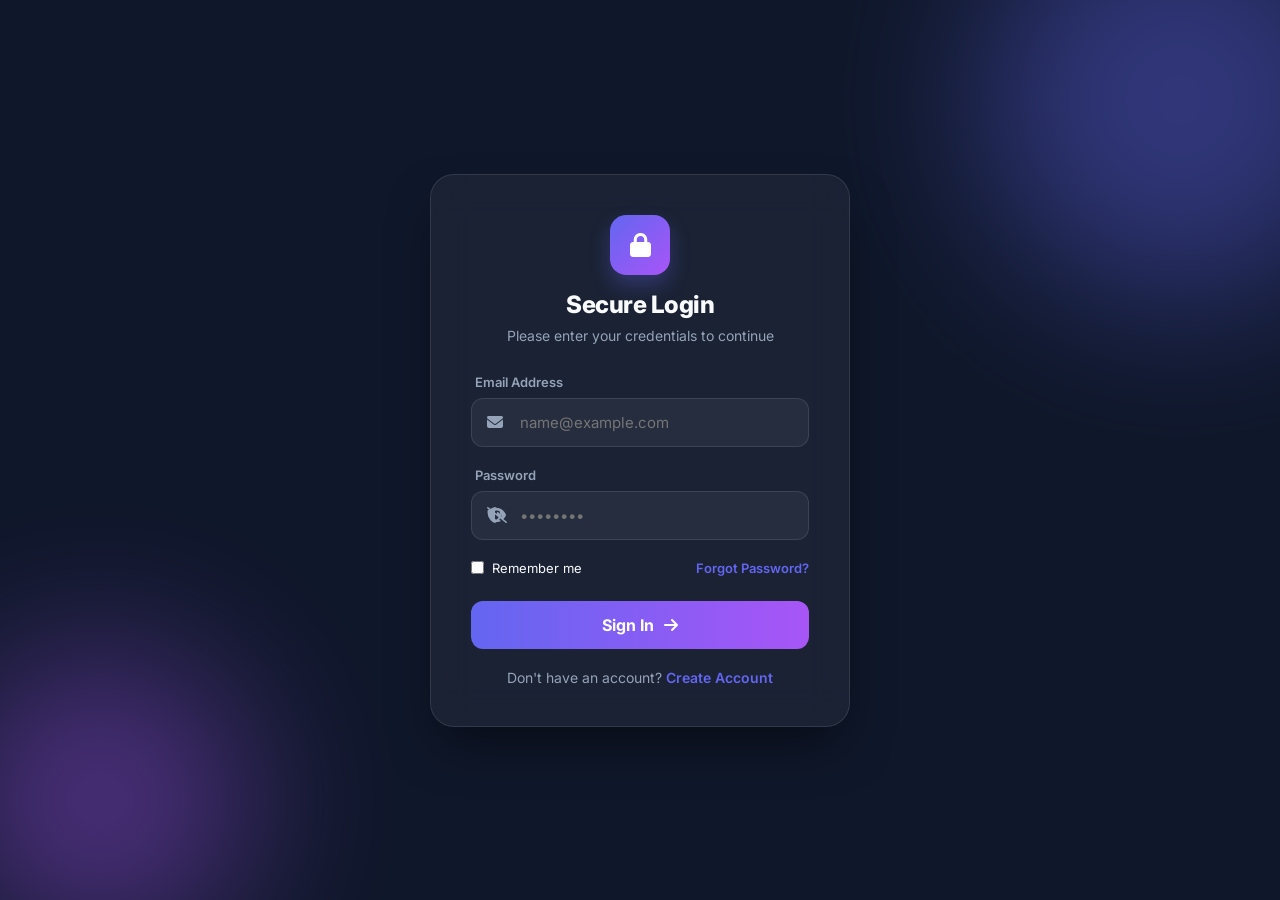
<file: auth.html>
<!DOCTYPE html>
<html lang="en">

<head>
    <meta charset="UTF-8">
    <meta name="viewport" content="width=device-width, initial-scale=1.0">
    <title>Premium Auth - Secure Login</title>
    <link rel="stylesheet" href="https://cdnjs.cloudflare.com/ajax/libs/font-awesome/6.4.0/css/all.min.css">
    <link href="https://fonts.googleapis.com/css2?family=Inter:wght@300;400;500;600;700;800&display=swap"
        rel="stylesheet">
    <link rel="stylesheet" href="auth.css">
</head>

<body>
    <div class="auth-wrapper">
        <div class="auth-background">
            <div class="circle circle-1"></div>
            <div class="circle circle-2"></div>
        </div>

        <div id="auth-container" class="auth-container">
            <!-- Forms will be loaded here via AJAX -->
            <div id="auth-loading" class="auth-loading">
                <div class="spinner"></div>
                <p>Establishing secure connection...</p>
            </div>

            <div id="auth-content" class="auth-content fade-in">
                <!-- Form content injected here -->
            </div>
        </div>

        <!-- Toast Notifications -->
        <div id="auth-toast" class="auth-toast"></div>
    </div>

    <script src="auth.js"></script>
</body>

</html>
</file>
<file: auth.css>
:root {
    --auth-primary: #6366f1;
    --auth-secondary: #a855f7;
    --auth-bg: #0f172a;
    --auth-card: rgba(255, 255, 255, 0.05);
    --auth-text: #f8fafc;
    --auth-muted: #94a3b8;
    --auth-border: rgba(255, 255, 255, 0.1);
    --auth-input-bg: rgba(255, 255, 255, 0.05);
    --auth-success: #10b981;
    --auth-error: #ef4444;
}

* {
    box-sizing: border-box;
    margin: 0;
    padding: 0;
    font-family: 'Inter', sans-serif;
}

body {
    background-color: var(--auth-bg);
    color: var(--auth-text);
    overflow: hidden;
    height: 100vh;
    display: flex;
    align-items: center;
    justify-content: center;
}

.auth-wrapper {
    position: relative;
    width: 100%;
    height: 100%;
    display: flex;
    align-items: center;
    justify-content: center;
    z-index: 1;
}

/* Background Elements */
.auth-background {
    position: absolute;
    top: 0;
    left: 0;
    width: 100%;
    height: 100%;
    overflow: hidden;
    z-index: -1;
}

.circle {
    position: absolute;
    border-radius: 50%;
    filter: blur(80px);
    opacity: 0.4;
}

.circle-1 {
    width: 400px;
    height: 400px;
    background: var(--auth-primary);
    top: -100px;
    right: -100px;
}

.circle-2 {
    width: 300px;
    height: 300px;
    background: var(--auth-secondary);
    bottom: -50px;
    left: -50px;
}

/* Container */
.auth-container {
    width: 100%;
    max-width: 420px;
    padding: 40px;
    background: var(--auth-card);
    backdrop-filter: blur(20px);
    border: 1px solid var(--auth-border);
    border-radius: 24px;
    box-shadow: 0 25px 50px -12px rgba(0, 0, 0, 0.5);
    position: relative;
    z-index: 10;
    margin: 20px;
}

.auth-header {
    text-align: center;
    margin-bottom: 30px;
}

.auth-logo {
    width: 60px;
    height: 60px;
    background: linear-gradient(135deg, var(--auth-primary), var(--auth-secondary));
    border-radius: 16px;
    display: flex;
    align-items: center;
    justify-content: center;
    margin: 0 auto 15px;
    font-size: 24px;
    color: white;
    box-shadow: 0 10px 20px rgba(99, 102, 241, 0.3);
}

.auth-header h2 {
    font-size: 24px;
    font-weight: 800;
    letter-spacing: -0.5px;
    margin-bottom: 8px;
}

.auth-header p {
    color: var(--auth-muted);
    font-size: 14px;
}

/* Form Styling */
.auth-form-group {
    margin-bottom: 20px;
    position: relative;
}

.auth-label {
    display: block;
    font-size: 13px;
    font-weight: 600;
    color: var(--auth-muted);
    margin-bottom: 8px;
    margin-left: 4px;
}

.auth-input-wrapper {
    position: relative;
    display: flex;
    align-items: center;
}

.auth-input-wrapper i {
    position: absolute;
    left: 16px;
    color: var(--auth-muted);
    font-size: 16px;
    transition: all 0.3s ease;
}

.auth-input {
    width: 100%;
    padding: 14px 16px 14px 48px;
    background: var(--auth-input-bg);
    border: 1px solid var(--auth-border);
    border-radius: 12px;
    color: white;
    font-size: 15px;
    outline: none;
    transition: all 0.3s ease;
}

.auth-input:focus {
    border-color: var(--auth-primary);
    background: rgba(255, 255, 255, 0.08);
    box-shadow: 0 0 0 4px rgba(99, 102, 241, 0.15);
}

.auth-input:focus+i {
    color: var(--auth-primary);
}

.toggle-password {
    position: absolute;
    right: 16px;
    cursor: pointer;
    color: var(--auth-muted);
    transition: color 0.3s;
}

.toggle-password:hover {
    color: var(--auth-text);
}

/* Utilities */
.auth-flex-row {
    display: flex;
    justify-content: space-between;
    align-items: center;
    margin-bottom: 25px;
    font-size: 13px;
}

.auth-checkbox-group {
    display: flex;
    align-items: center;
    gap: 8px;
    cursor: pointer;
}

.auth-checkbox-group input {
    cursor: pointer;
}

.auth-link {
    color: var(--auth-primary);
    text-decoration: none;
    font-weight: 600;
    transition: opacity 0.3s;
}

.auth-link:hover {
    opacity: 0.8;
}

.auth-btn {
    width: 100%;
    padding: 14px;
    background: linear-gradient(90deg, var(--auth-primary), var(--auth-secondary));
    border: none;
    border-radius: 12px;
    color: white;
    font-size: 16px;
    font-weight: 700;
    cursor: pointer;
    transition: all 0.3s ease;
    display: flex;
    align-items: center;
    justify-content: center;
    gap: 10px;
    margin-bottom: 20px;
}

.auth-btn:hover {
    transform: translateY(-2px);
    box-shadow: 0 10px 20px rgba(99, 102, 241, 0.3);
}

.auth-btn:active {
    transform: translateY(0);
}

.auth-footer {
    text-align: center;
    font-size: 14px;
    color: var(--auth-muted);
}

/* Loading & Transitions */
.auth-loading {
    display: none;
    flex-direction: column;
    align-items: center;
    justify-content: center;
    min-height: 200px;
}

.spinner {
    width: 40px;
    height: 40px;
    border: 4px solid rgba(255, 255, 255, 0.1);
    border-top: 4px solid var(--auth-primary);
    border-radius: 50%;
    animation: spin 1s linear infinite;
    margin-bottom: 15px;
}

@keyframes spin {
    0% {
        transform: rotate(0deg);
    }

    100% {
        transform: rotate(360deg);
    }
}

.fade-in {
    animation: fadeIn 0.4s ease;
}

@keyframes fadeIn {
    from {
        opacity: 0;
        transform: translateY(10px);
    }

    to {
        opacity: 1;
        transform: translateY(0);
    }
}

/* Toast */
.auth-toast {
    position: fixed;
    bottom: 30px;
    left: 50%;
    transform: translateX(-50%) translateY(100px);
    padding: 12px 24px;
    border-radius: 12px;
    background: #2dd4bf;
    color: white;
    font-size: 14px;
    font-weight: 600;
    box-shadow: 0 10px 25px rgba(0, 0, 0, 0.3);
    z-index: 100;
    transition: all 0.4s cubic-bezier(0.175, 0.885, 0.32, 1.275);
    opacity: 0;
}

.auth-toast.show {
    transform: translateX(-50%) translateY(0);
    opacity: 1;
}

.auth-toast.error {
    background: var(--auth-error);
}

/* Password Strength */
.strength-meter {
    height: 4px;
    width: 100%;
    background: var(--auth-border);
    margin-top: 8px;
    border-radius: 2px;
    overflow: hidden;
}

.strength-bar {
    height: 100%;
    width: 0;
    transition: all 0.3s;
}

.strength-text {
    font-size: 11px;
    margin-top: 4px;
    display: block;
}

/* Responsive */
@media (max-width: 480px) {
    .auth-container {
        padding: 30px 20px;
    }
}
</file>
